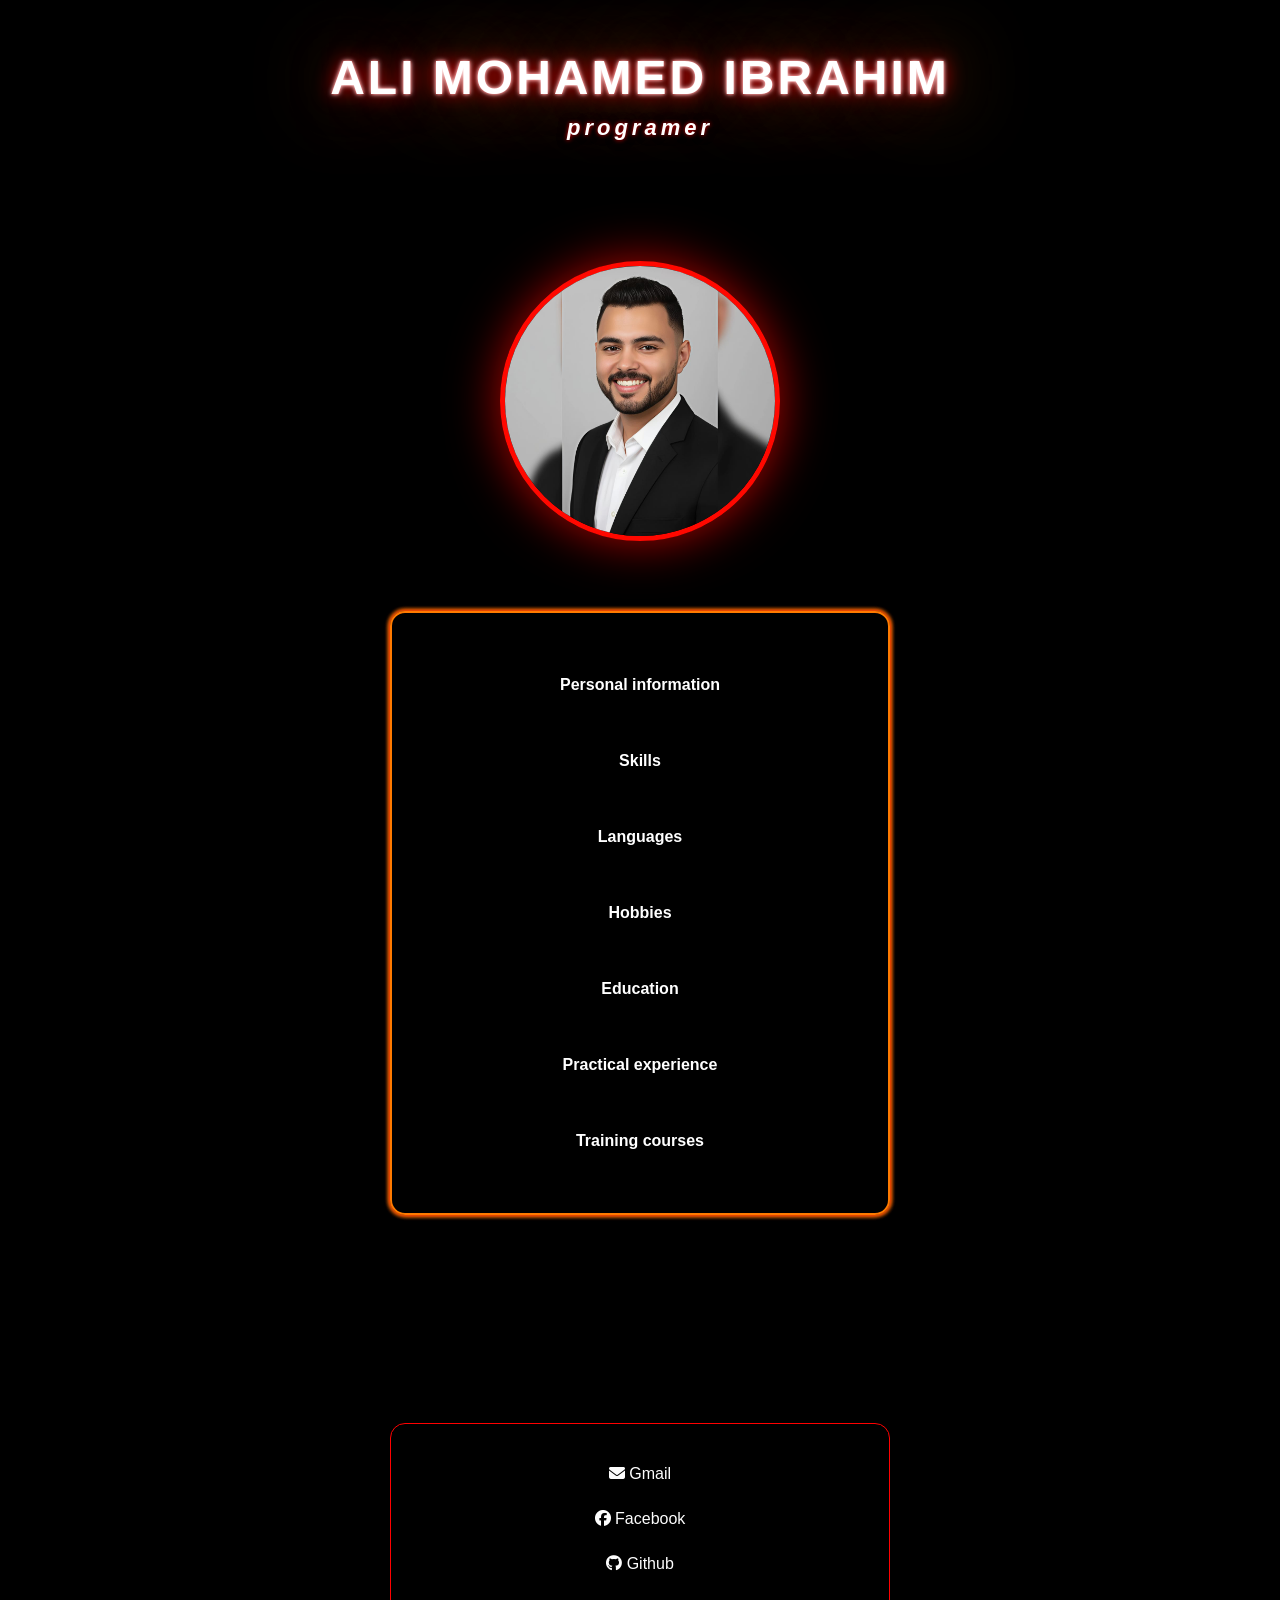
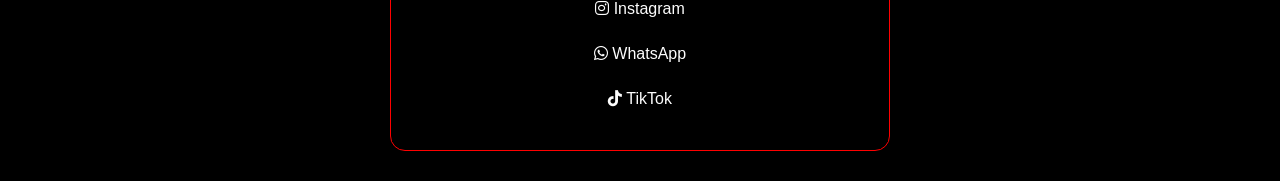
<file: index.html>
<!DOCTYPE html>
<html lang="en">
<head>
   
    <meta charset="UTF-8"><!-- الترميز  -->
    <meta name="viewport" content="width=device-width, initial-scale=1.0">
    <meta name="keywords" content="Ali mohamed ibrahim , علي محمد إبارهمي  ">  <!-- كلمات مفتاحية -->
    <meta name="description" content="my cv , about me"> <!-- الوصف  -->
    <!-- <meta http-equiv="refresh" content="2">  -->  <!-- بيعمل رفرش بأستمرار  -->
    <!-- <meta http-equiv="refresh" content="3 url=https://chatgpt.com/" --> <!-- بيحولك علي صفحة تانية  -->

    <title> I AM </title>
    <link rel="icon" href="icons/3d-fire.png">
     <link rel="stylesheet" href="style.css"> 

<!--  -->

</head>
<body>
  
  <div class="container">
    <h1  align = "center"  ><b>Ali Mohamed Ibrahim</b></h1>
      <h2  align = "center" ><i>programer</i></h2>
  </div>


  <div class="photo">
    <img src="image/my_photo.jpeg" alt="my photo">
</div>

   
  


     <!-- Information pages -->
  <div class="information">

    <br><a href="pages/Personal_information.html">Personal information</a><br>
      <a href="pages/skills.html">Skills</a><br>
        <a href="pages/languages.html">Languages</a><br>
          <a href="pages/hobbies.html">Hobbies</a><br>
            <a href="pages/education.html">Education</a><br>
              <a href="pages/Practical_experience.html">Practical experience</a><br>
                <a href="pages/Training_courses.html">Training courses</a><br>

  </div>

<br><hr><br>


     <!-- social media pages -->


       <!-- ربط Font Awesome -->
<link rel="stylesheet" href="https://cdnjs.cloudflare.com/ajax/libs/font-awesome/6.4.0/css/all.min.css">

<div class="social">
    <a href="mailto:ALi.weka200r@gmail.com" target="_blank"><i class="fas fa-envelope"></i> Gmail</a>
    <a href="HTTPS://WWW.FACEBOOK.COM/ALI.LOKA.3192?MIBEXTID=ZBWKWL" target="_blank"><i class="fab fa-facebook"></i> Facebook</a>
    <a href="https://github.com/X-ELLOL-X" target="_blank"><i class="fab fa-github"></i> Github</a>
    <a href="HTTPS://WWW.INSTAGRAM.COM/ALI.LOKA2000?IGSH=DGJOBXY5CTV2CZC1" target="_blank"><i class="fab fa-instagram"></i> Instagram</a>
    <a href="https://wa.me/201032743659" target="_blank" rel="noopener noreferrer"><i class="fab fa-whatsapp"></i> WhatsApp</a>
    <a href="https://www.tiktok.com/@pain_ali1?_t=8ooMxZB57P0&_r=1" target="_blank"><i class="fab fa-tiktok"></i> TikTok</a>
</div>


</body>

</html>
</file>
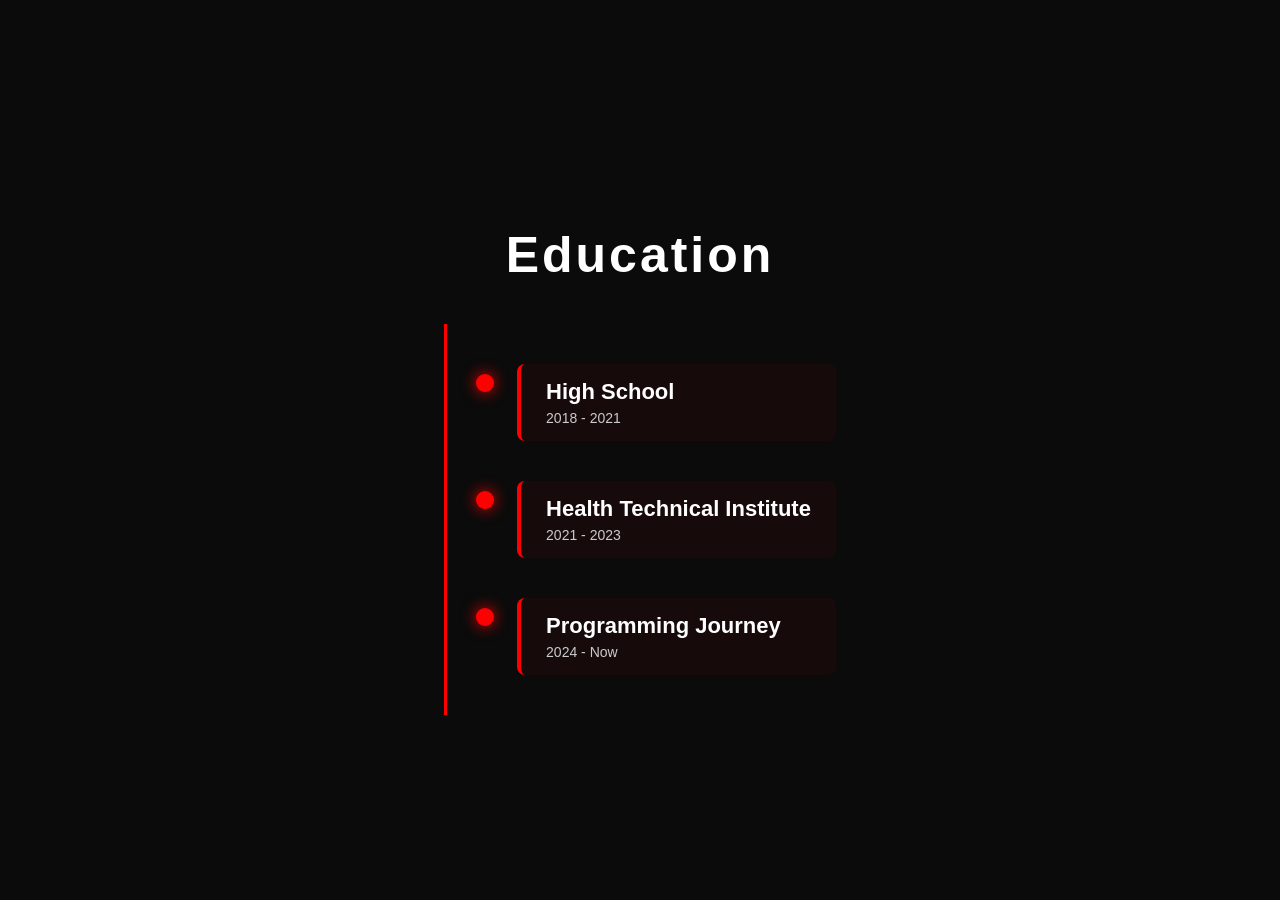
<file: pages/education.html>
<!DOCTYPE html>
<html lang="en">
<head>
    <meta charset="UTF-8">
    <title>Education Timeline</title>
    <link rel="stylesheet" href="css/education.css">
    <link rel="icon" href="icon/university.png">
</head>
<body>

<section class="timeline-section">
    <h1 class="title">Education</h1>

    <div class="timeline">

        <div class="timeline-item">
            <span class="dot"></span>
            <div class="content">
                <h2>High School</h2>
                <p>2018 - 2021</p>
            </div>
        </div>

        <div class="timeline-item">
            <span class="dot"></span>
            <div class="content">
                <h2>Health Technical Institute</h2>
                <p>2021 - 2023</p>
            </div>
        </div>

        <div class="timeline-item">
            <span class="dot"></span>
            <div class="content">
                <h2>Programming Journey</h2>
                <p>2024 - Now</p>
            </div>
        </div>

    </div>
</section>

</body>
</html>
</file>
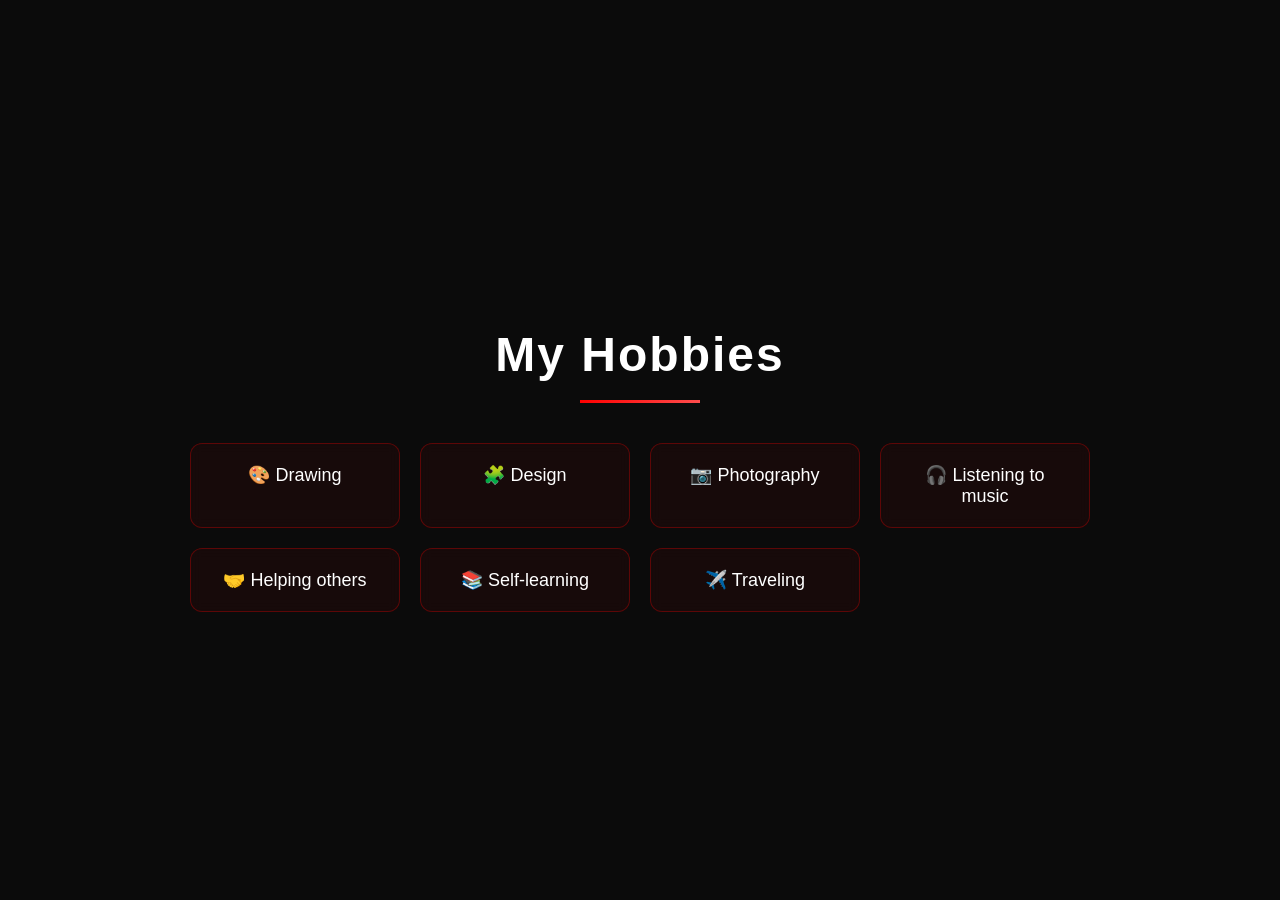
<file: pages/hobbies.html>
<!DOCTYPE html>
<html lang="en">
<head>
    <meta charset="UTF-8">
    <meta name="viewport" content="width=device-width, initial-scale=1.0">
    <title>Hobbies</title>

    <link rel="icon" href="icon/puzzle.png">
    <link rel="stylesheet" href="css/hobbies.css">
</head>

<body>

<section class="hobbies-section">

    <h1 class="title">My Hobbies</h1>
    <hr>

    <div class="hobbies-grid">

        <div class="hobby">🎨 Drawing</div>
        <div class="hobby">🧩 Design</div>
        <div class="hobby">📷 Photography</div>
        <div class="hobby">🎧 Listening to music</div>
        <div class="hobby">🤝 Helping others</div>
        <div class="hobby">📚 Self-learning</div>
        <div class="hobby">✈️ Traveling</div>

    </div>

</section>

</body>
</html>
</file>
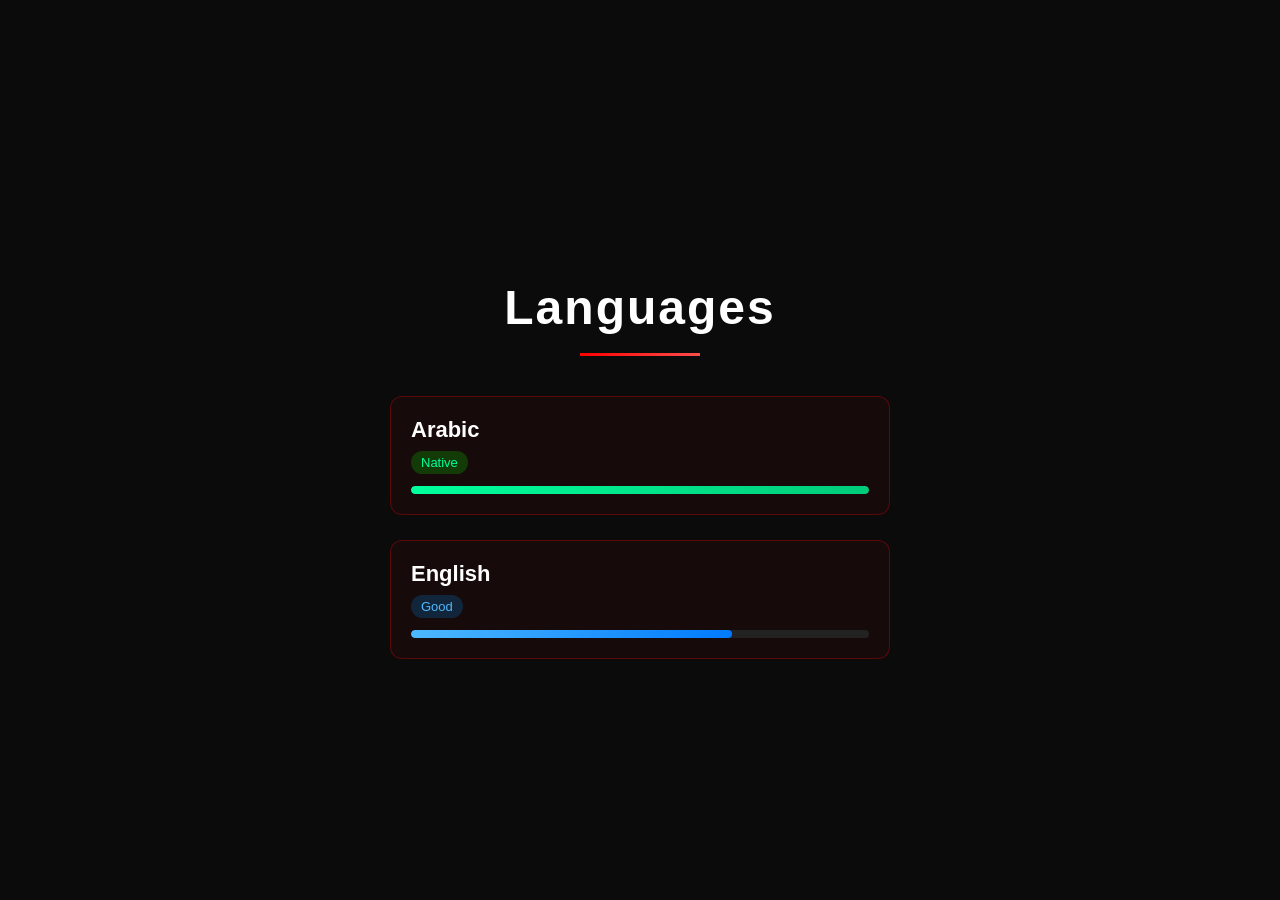
<file: pages/languages.html>
<!DOCTYPE html>
<html lang="en">
<head>
    <meta charset="UTF-8">
    <meta name="viewport" content="width=device-width, initial-scale=1.0">
    <title>Languages</title>

    <link rel="icon" href="icon/translation.png">
    <link rel="stylesheet" href="css/languages.css">
</head>

<body>

<section class="languages-section">

    <h1 class="title">Languages</h1>
    <hr>

    <div class="languages-box">

        <div class="lang-card">
            <h2>Arabic</h2>
            <span class="level native">Native</span>
            <div class="bar">
                <div class="fill arabic"></div>
            </div>
        </div>

        <div class="lang-card">
            <h2>English</h2>
            <span class="level good">Good</span>
            <div class="bar">
                <div class="fill english"></div>
            </div>
        </div>

    </div>

</section>

</body>
</html>
</file>
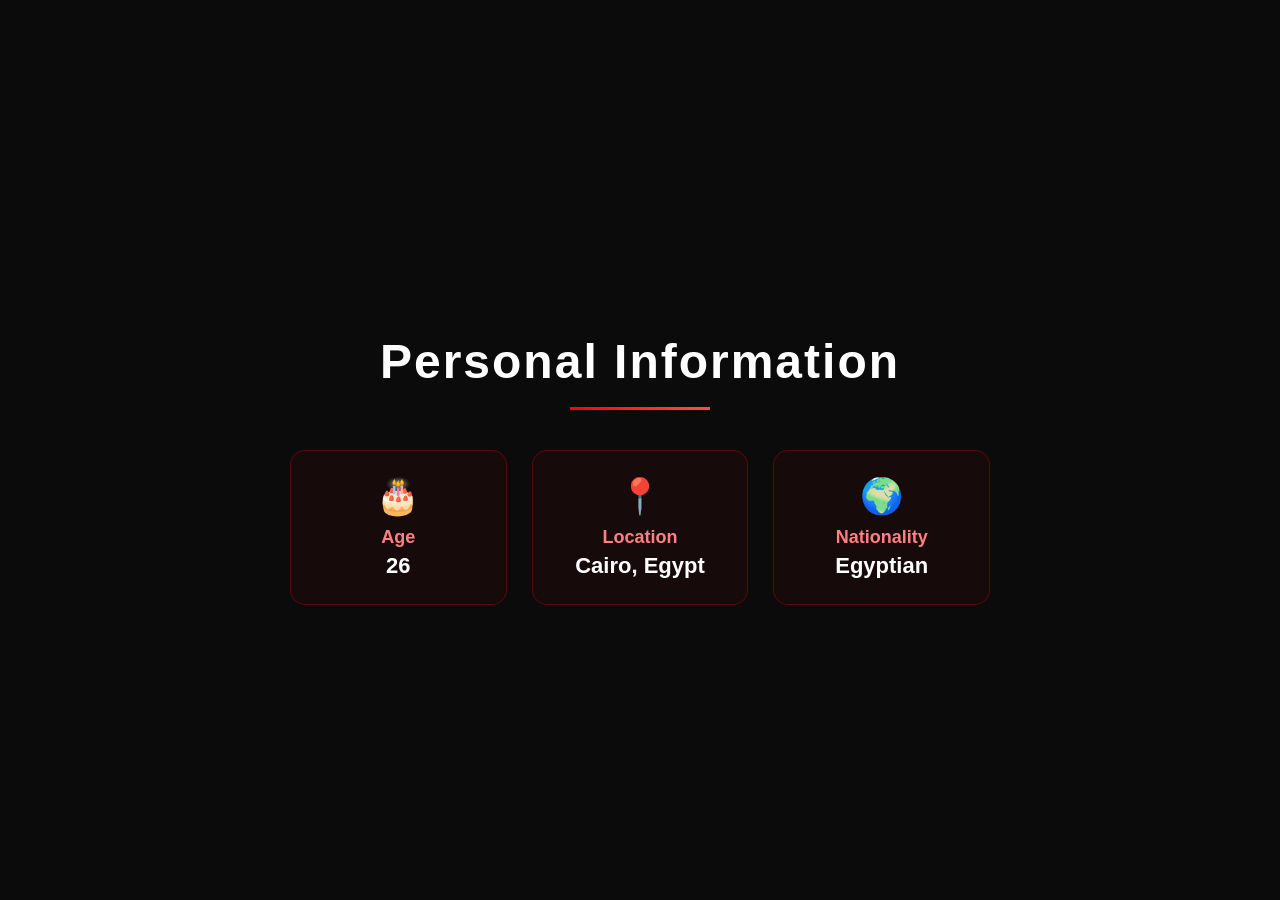
<file: pages/Personal_information.html>
<!DOCTYPE html>
<html lang="en">
<head>
    <meta charset="UTF-8">
    <meta name="viewport" content="width=device-width, initial-scale=1.0">
    <title>Personal Information</title>

    <link rel="icon" href="icon/man.png">
    <link rel="stylesheet" href="css/Personal_information.css">
</head>

<body>

<section class="personal-section">

    <h1 class="title">Personal Information</h1>
    <hr>

    <div class="info-cards">

        <div class="card">
            <span class="icon">🎂</span>
            <h3>Age</h3>
            <p>26</p>
        </div>

        <div class="card">
            <span class="icon">📍</span>
            <h3>Location</h3>
            <p>Cairo, Egypt</p>
        </div>

        <div class="card">
            <span class="icon">🌍</span>
            <h3>Nationality</h3>
            <p>Egyptian</p>
        </div>

    </div>

</section>

</body>
</html>
</file>
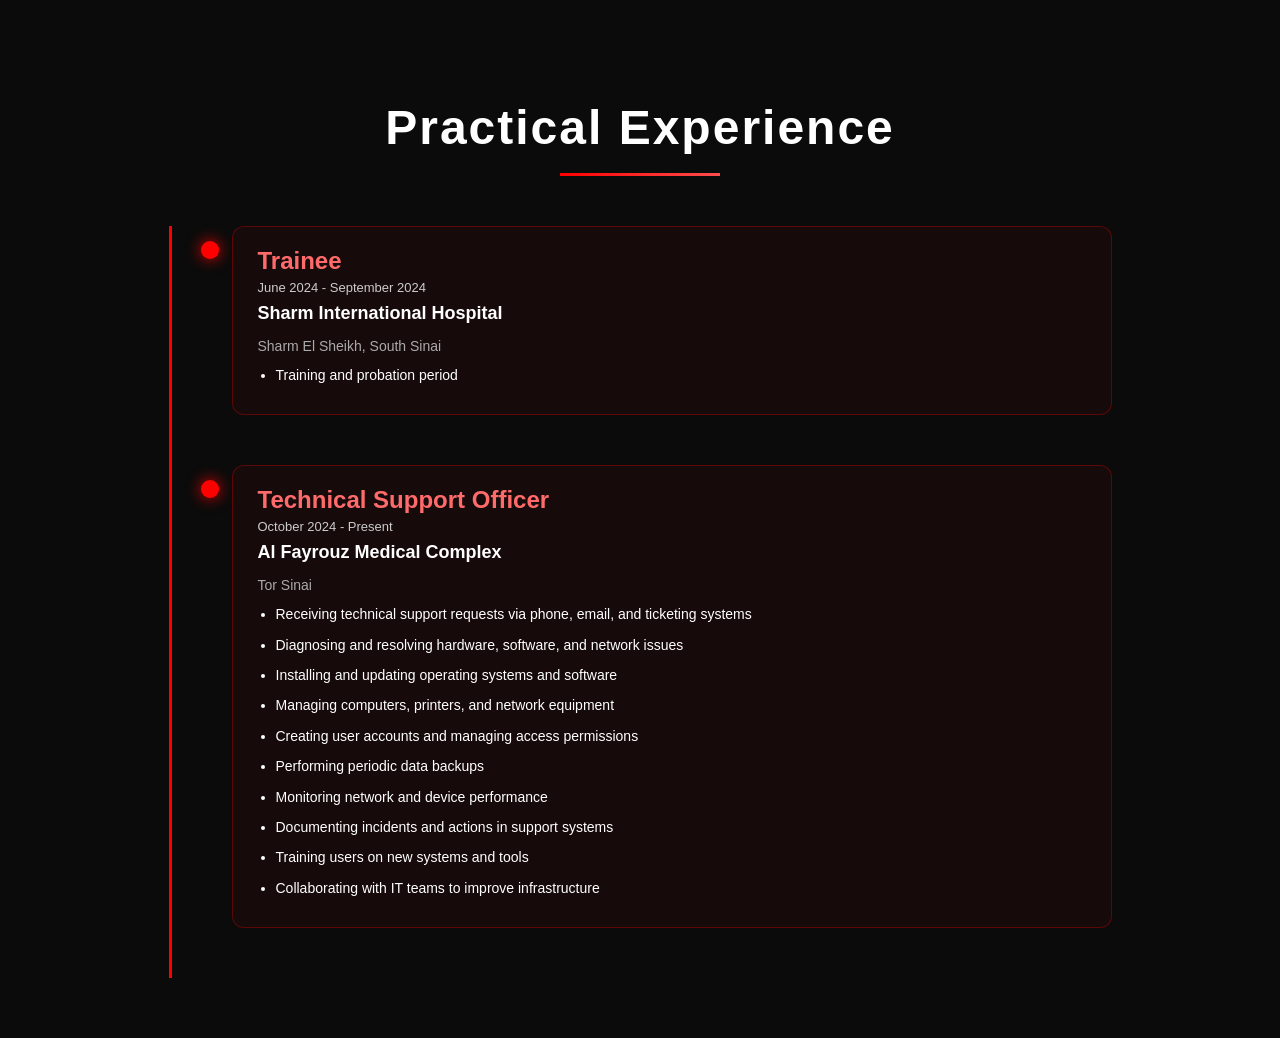
<file: pages/Practical_experience.html>
<!DOCTYPE html>
<html lang="en">
<head>
    <meta charset="UTF-8">
    <meta name="viewport" content="width=device-width, initial-scale=1.0">
    <title>Practical Experience</title>

    <link rel="icon" href="icon/practice.png">
    <link rel="stylesheet" href="css/Practical_experience.css">
</head>

<body>

<section class="experience-section">

    <h1 class="title">Practical Experience</h1>
    <hr>

    <div class="timeline">

        <!-- Experience 1 -->
        <div class="timeline-item">
            <span class="dot"></span>
            <div class="content">
                <h2>Trainee</h2>
                <span class="date">June 2024 - September 2024</span>
                <h4>Sharm International Hospital</h4>
                <p class="location">Sharm El Sheikh, South Sinai</p>

                <ul>
                    <li>Training and probation period</li>
                </ul>
            </div>
        </div>

        <!-- Experience 2 -->
        <div class="timeline-item">
            <span class="dot"></span>
            <div class="content">
                <h2>Technical Support Officer</h2>
                <span class="date">October 2024 - Present</span>
                <h4>Al Fayrouz Medical Complex</h4>
                <p class="location">Tor Sinai</p>

                <ul>
                    <li>Receiving technical support requests via phone, email, and ticketing systems</li>
                    <li>Diagnosing and resolving hardware, software, and network issues</li>
                    <li>Installing and updating operating systems and software</li>
                    <li>Managing computers, printers, and network equipment</li>
                    <li>Creating user accounts and managing access permissions</li>
                    <li>Performing periodic data backups</li>
                    <li>Monitoring network and device performance</li>
                    <li>Documenting incidents and actions in support systems</li>
                    <li>Training users on new systems and tools</li>
                    <li>Collaborating with IT teams to improve infrastructure</li>
                </ul>
            </div>
        </div>

    </div>

</section>

</body>
</html>
</file>
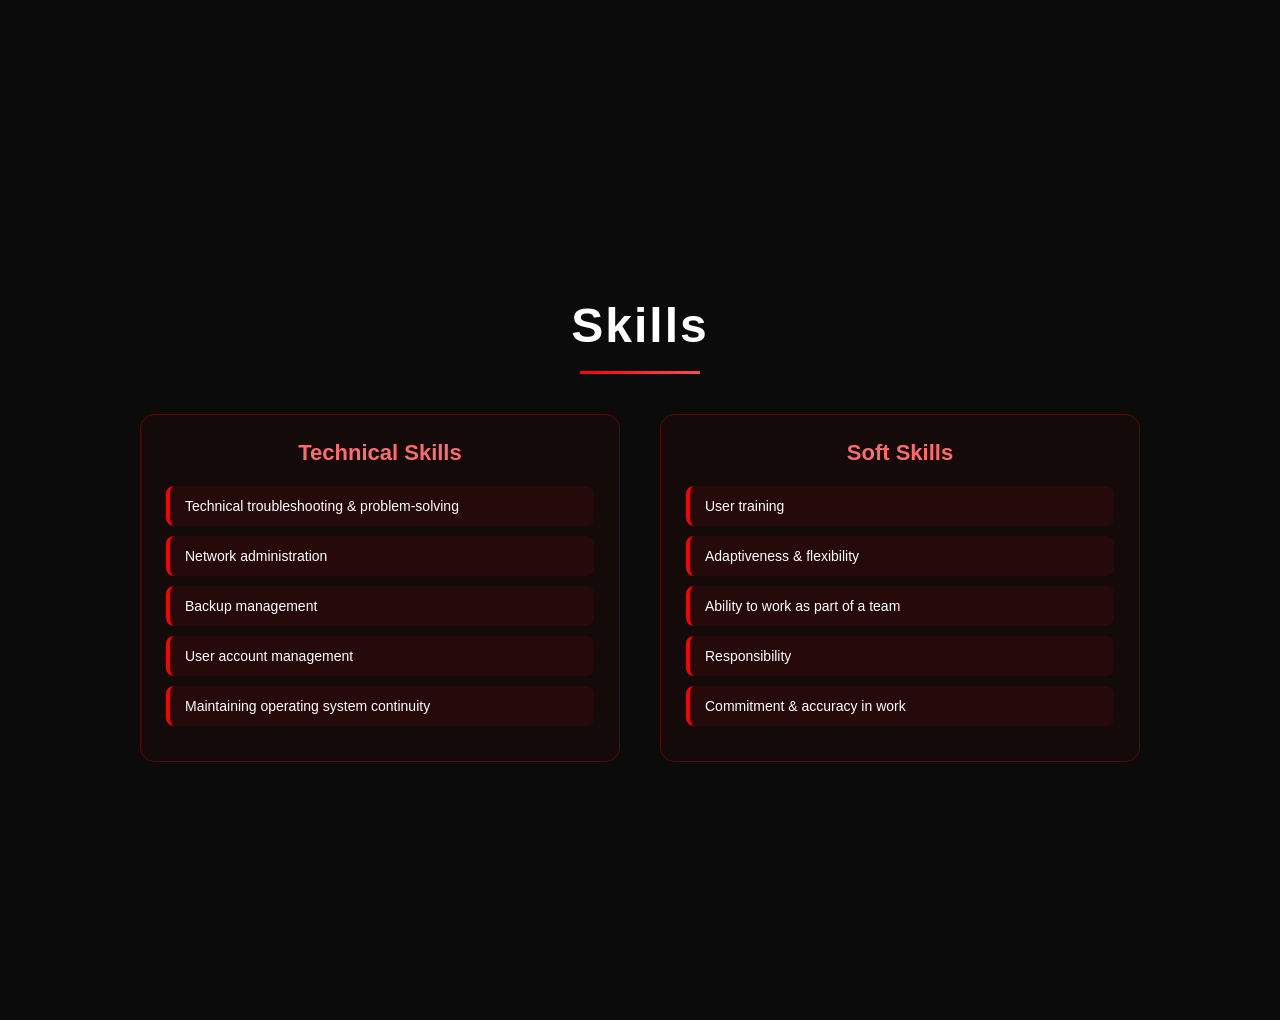
<file: pages/skills.html>
<!DOCTYPE html>
<html lang="en">
<head>
    <meta charset="UTF-8">
    <meta name="viewport" content="width=device-width, initial-scale=1.0">
    <title>Skills</title>

    <link rel="icon" href="icon/user.png">
    <link rel="stylesheet" href="css/skills.css">
</head>

<body>

<section class="skills-section">

    <h1 class="title">Skills</h1>
    <hr>

    <div class="skills-container">

        <!-- Technical Skills -->
        <div class="skills-group">
            <h2>Technical Skills</h2>

            <div class="skill-card">Technical troubleshooting & problem-solving</div>
            <div class="skill-card">Network administration</div>
            <div class="skill-card">Backup management</div>
            <div class="skill-card">User account management</div>
            <div class="skill-card">Maintaining operating system continuity</div>
        </div>

        <!-- Soft Skills -->
        <div class="skills-group">
            <h2>Soft Skills</h2>

            <div class="skill-card">User training</div>
            <div class="skill-card">Adaptiveness & flexibility</div>
            <div class="skill-card">Ability to work as part of a team</div>
            <div class="skill-card">Responsibility</div>
            <div class="skill-card">Commitment & accuracy in work</div>
        </div>

    </div>

</section>

</body>
</html>
</file>
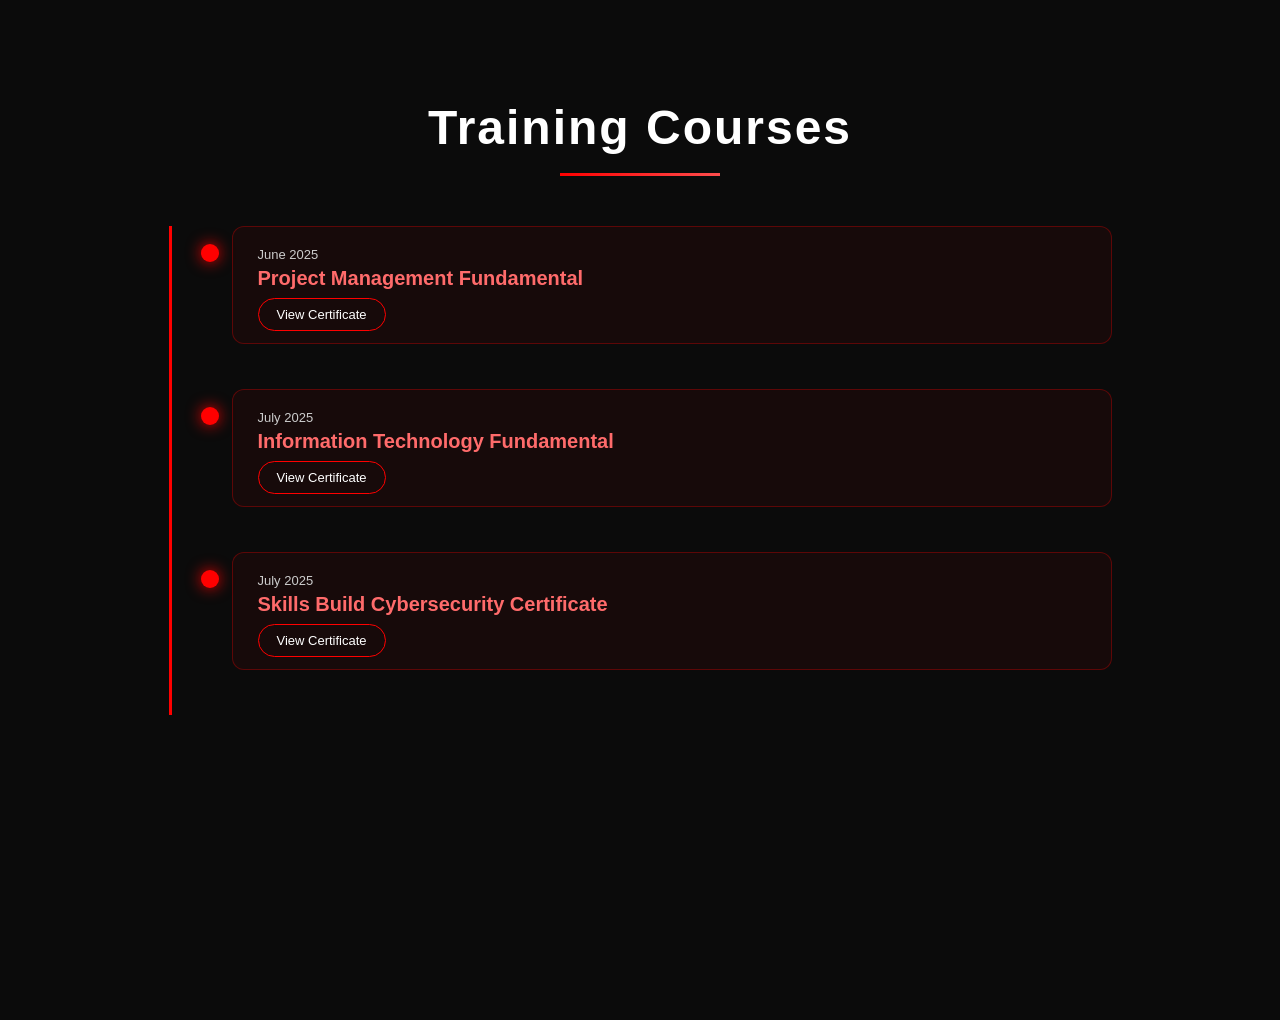
<file: pages/Training_courses.html>
<!DOCTYPE html>
<html lang="en">
<head>
    <meta charset="UTF-8">
    <meta name="viewport" content="width=device-width, initial-scale=1.0">
    <title>Training Courses</title>

    <link rel="icon" href="icon/books.png">
    <link rel="stylesheet" href="css/Training_courses.css">
</head>

<body>

<section class="courses-section">

    <h1 class="title">Training Courses</h1>
    <hr>

    <div class="timeline">

        <!-- Course 1 -->
        <div class="timeline-item">
            <span class="dot"></span>
            <div class="content">
                <span class="date">June 2025</span>
                <h3>Project Management Fundamental</h3>
                <a class="cert-link" href="Course_certificates/Project_Management_fundamental.html">
                    View Certificate
                </a>
            </div>
        </div>

        <!-- Course 2 -->
        <div class="timeline-item">
            <span class="dot"></span>
            <div class="content">
                <span class="date">July 2025</span>
                <h3>Information Technology Fundamental</h3>
                <a class="cert-link" href="Course_certificates/Information_technology_fundamental.html">
                    View Certificate
                </a>
            </div>
        </div>

        <!-- Course 3 -->
        <div class="timeline-item">
            <span class="dot"></span>
            <div class="content">
                <span class="date">July 2025</span>
                <h3>Skills Build Cybersecurity Certificate</h3>
                <a class="cert-link" href="Course_certificates/Skills_Build_Cybersecurity_Certificate.html">
                    View Certificate
                </a>
            </div>
        </div>

    </div>

</section>

</body>
</html>
</file>
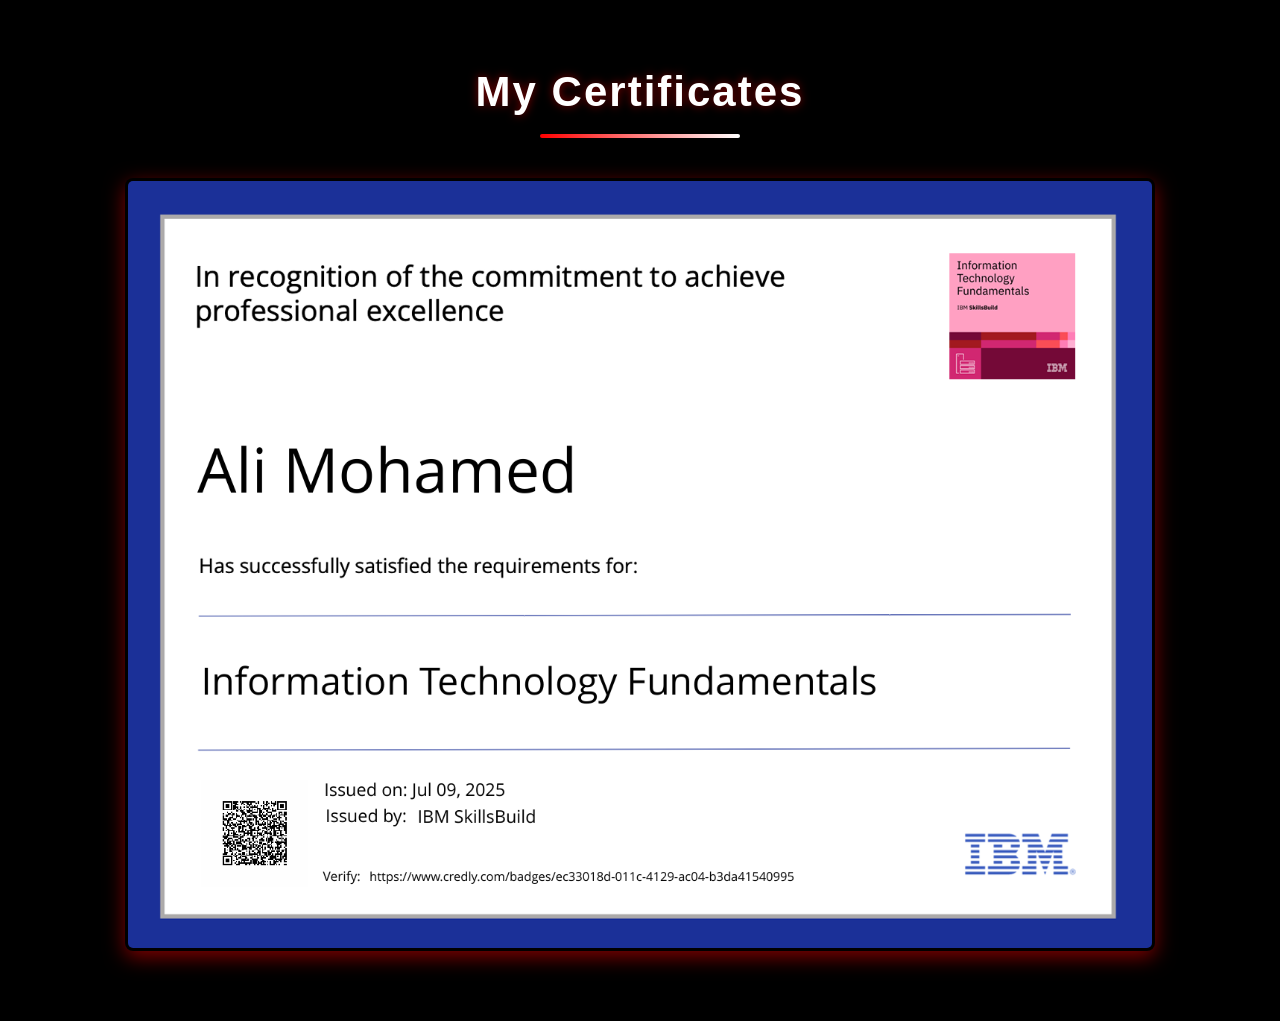
<file: pages/Course_certificates/Information_technology_fundamental.html>
<!DOCTYPE html>
<html lang="en">
<head>
    <meta charset="UTF-8">
    <meta name="viewport" content="width=device-width, initial-scale=1.0">
    <title>Certificates</title>
    <link rel="icon" href="../../icons/certificate.png">
    <link rel="stylesheet" href="Information_Technology_Fundamentals.css">
</head>
<body>
    <div class="cert-section">
        <h1 class="title">My Certificates</h1>
        <hr class="title-line">

        <img src="Information_technology_fundamental/Information_Technology_Fundamentals.png" 
             alt="Information Technology Fundamentals Certificate">
    </div>
</body>
</html>
</file>
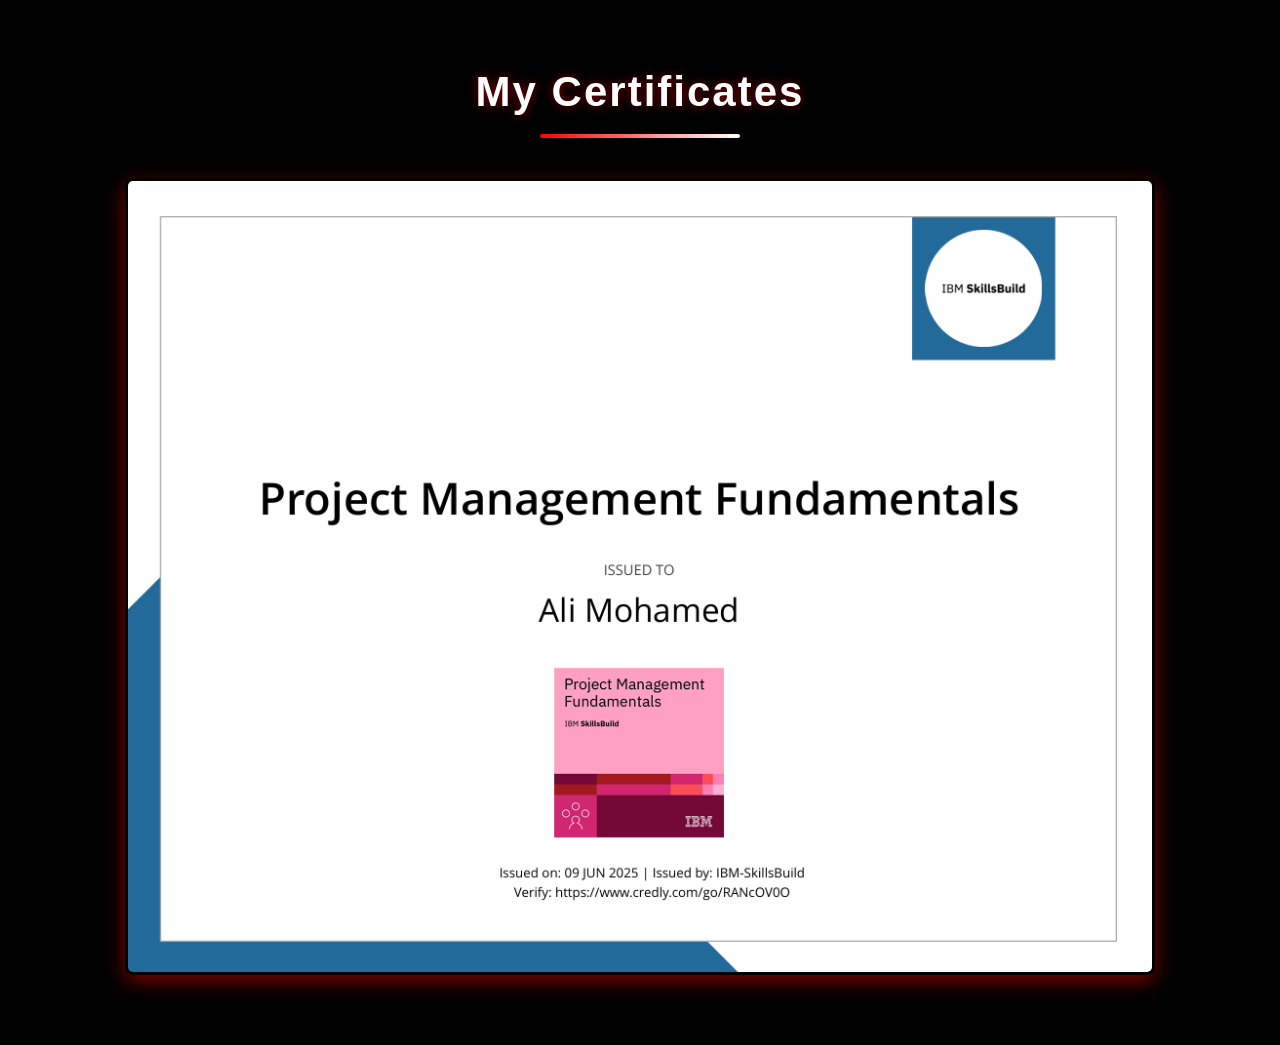
<file: pages/Course_certificates/Project_Management_fundamental.html>
<!DOCTYPE html>
<html lang="en">
<head>
    <meta charset="UTF-8">
    <meta name="viewport" content="width=device-width, initial-scale=1.0">
    <title>Certificates</title>
    <link rel="icon" href="../../icons/certificate.png">
    <link rel="stylesheet" href="Project_Management_fundamental.css">
</head>
<body>
    <div class="cert-section">
        <!-- العنوان الرئيسي -->
        <h1 class="title">My Certificates</h1>
        <!-- خط تحت العنوان -->
        <hr class="title-line">

        <img src="Project_Management_fundamental/Project_Management_fundamental.png" alt="Project Management Certificate">
    </div>
</body>
</html>
</file>
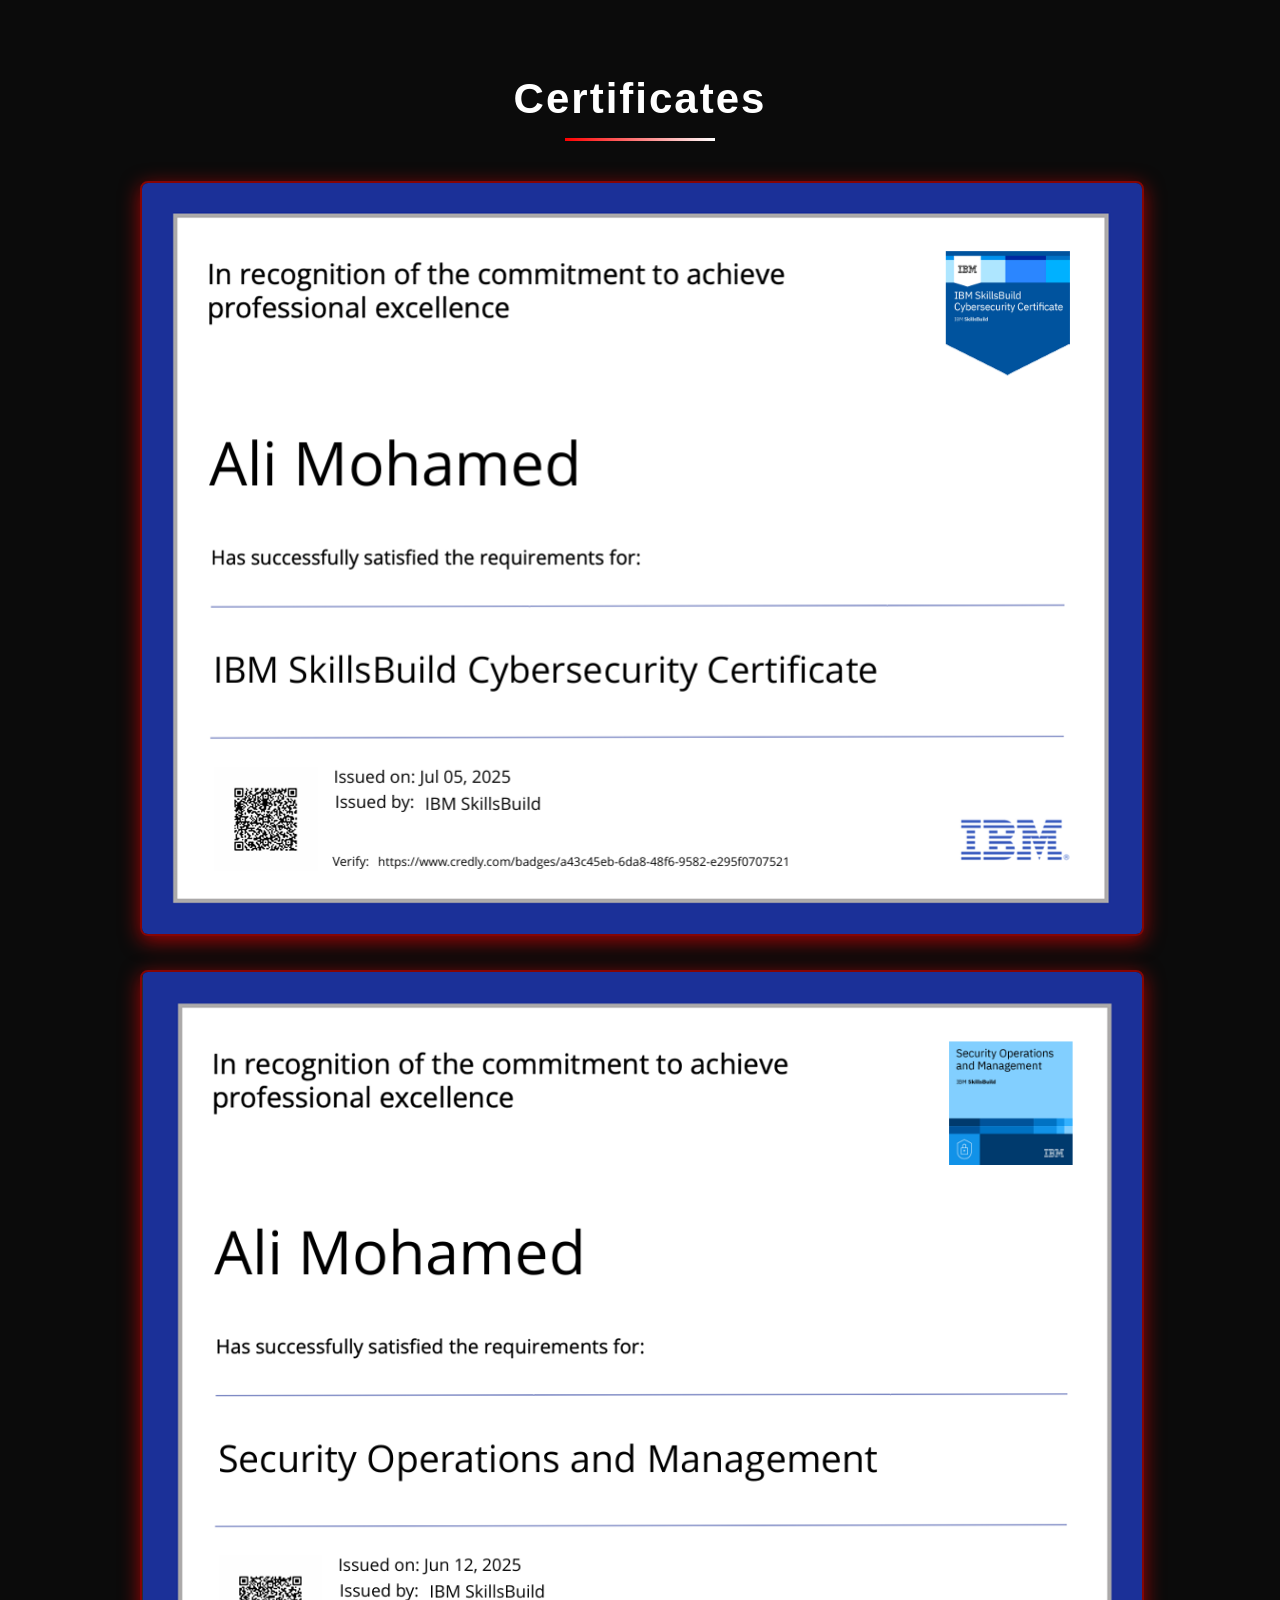
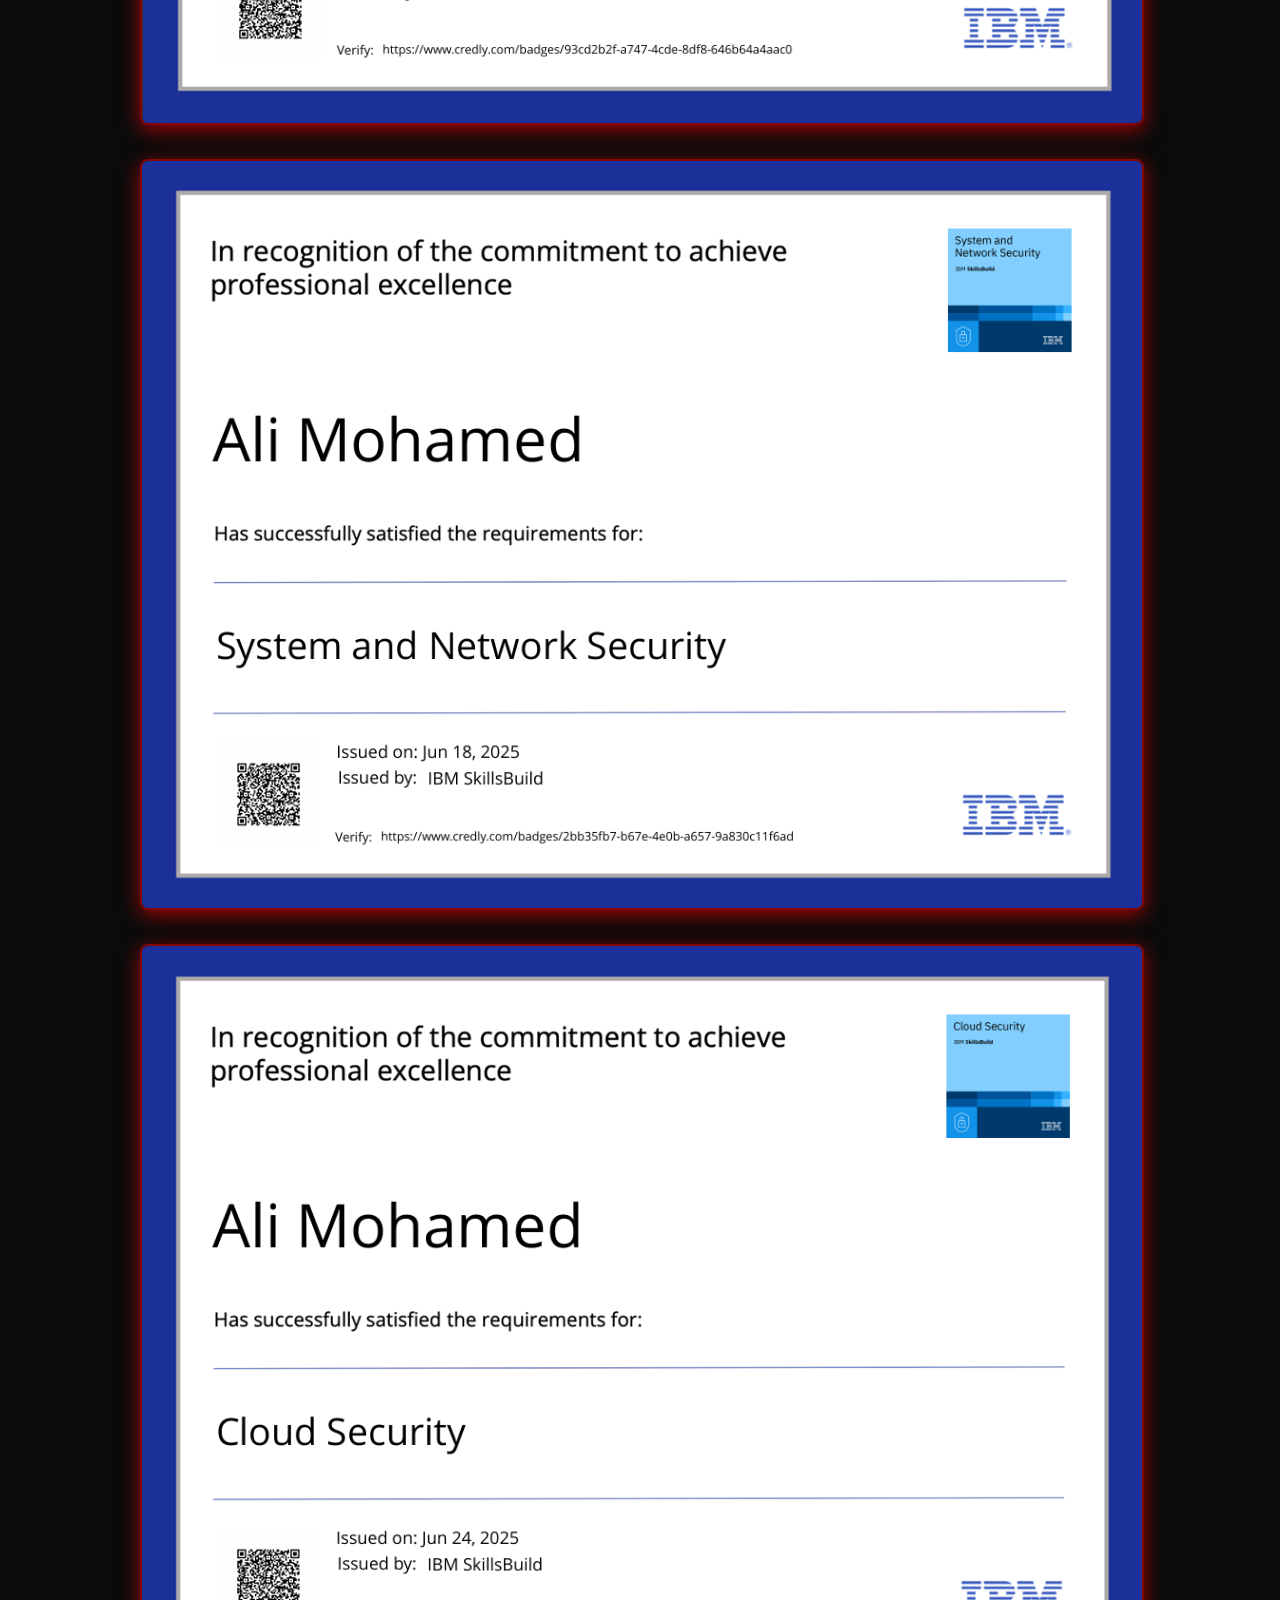
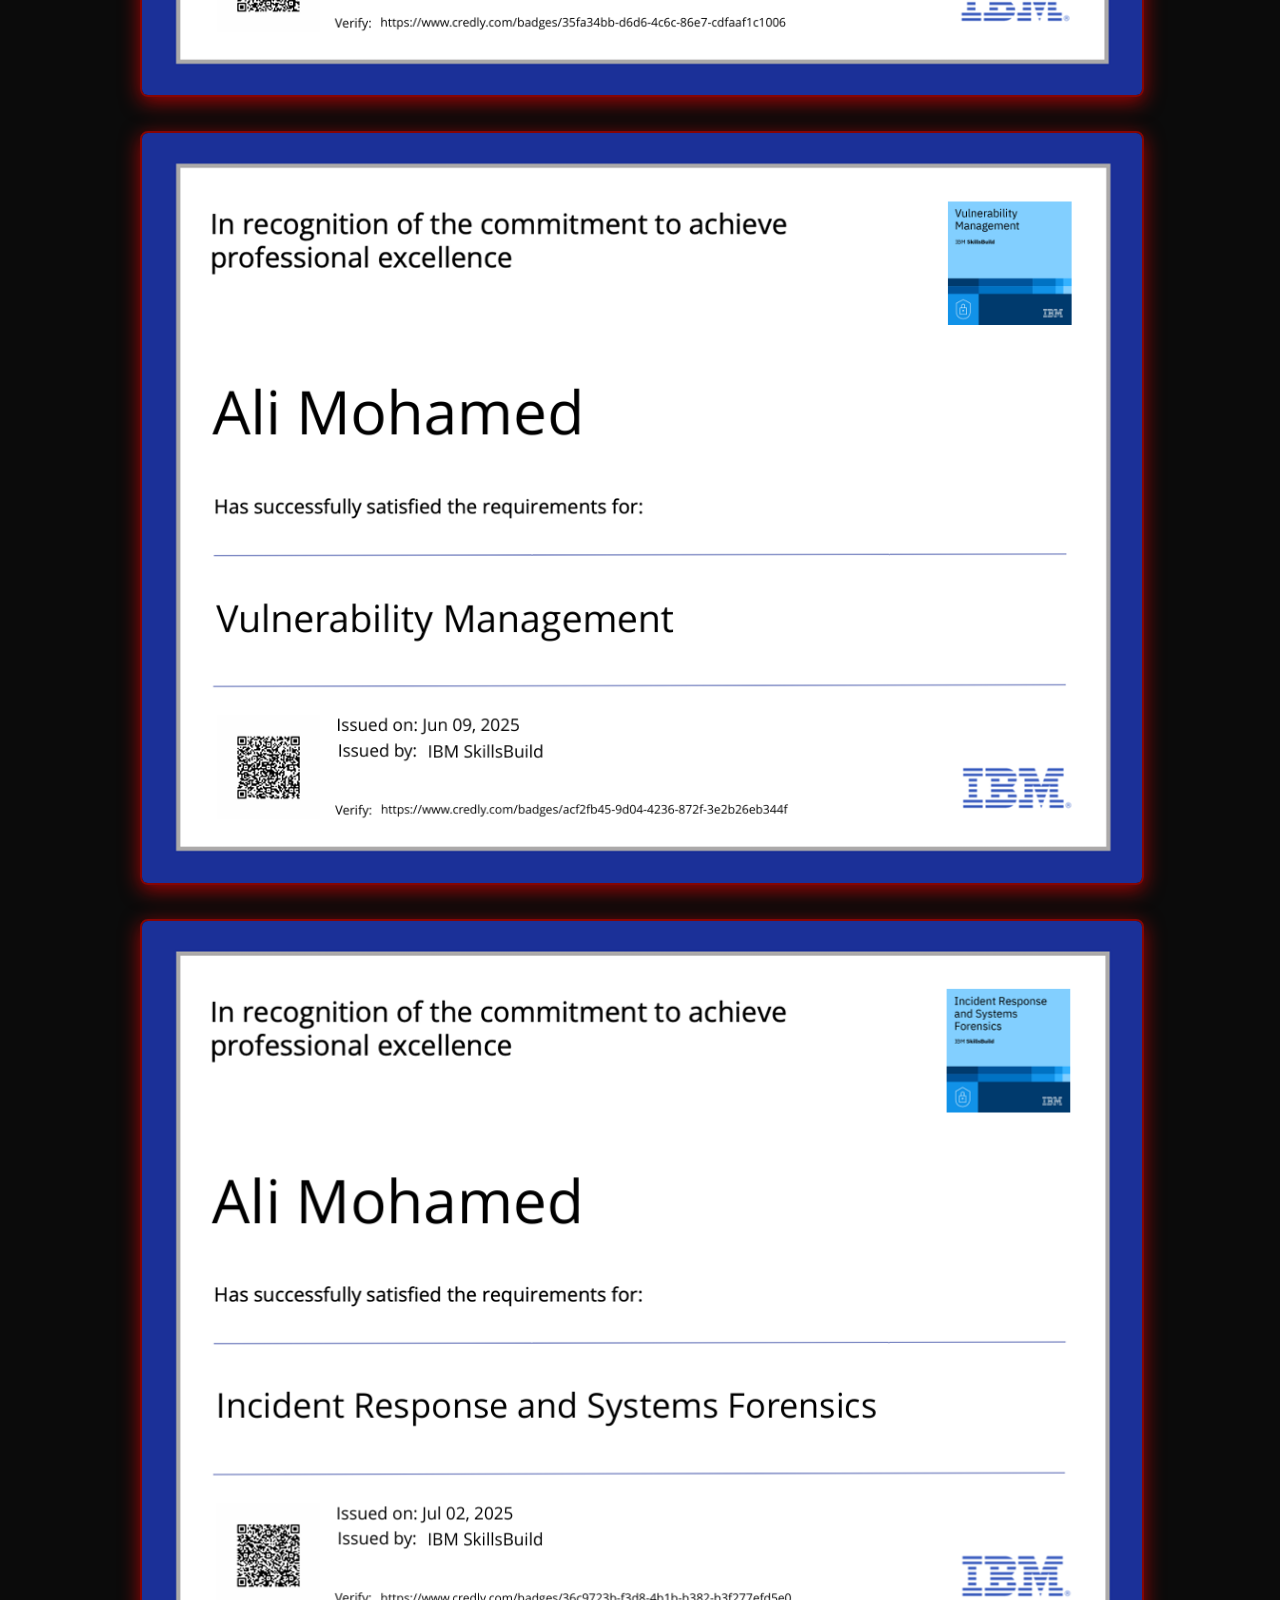
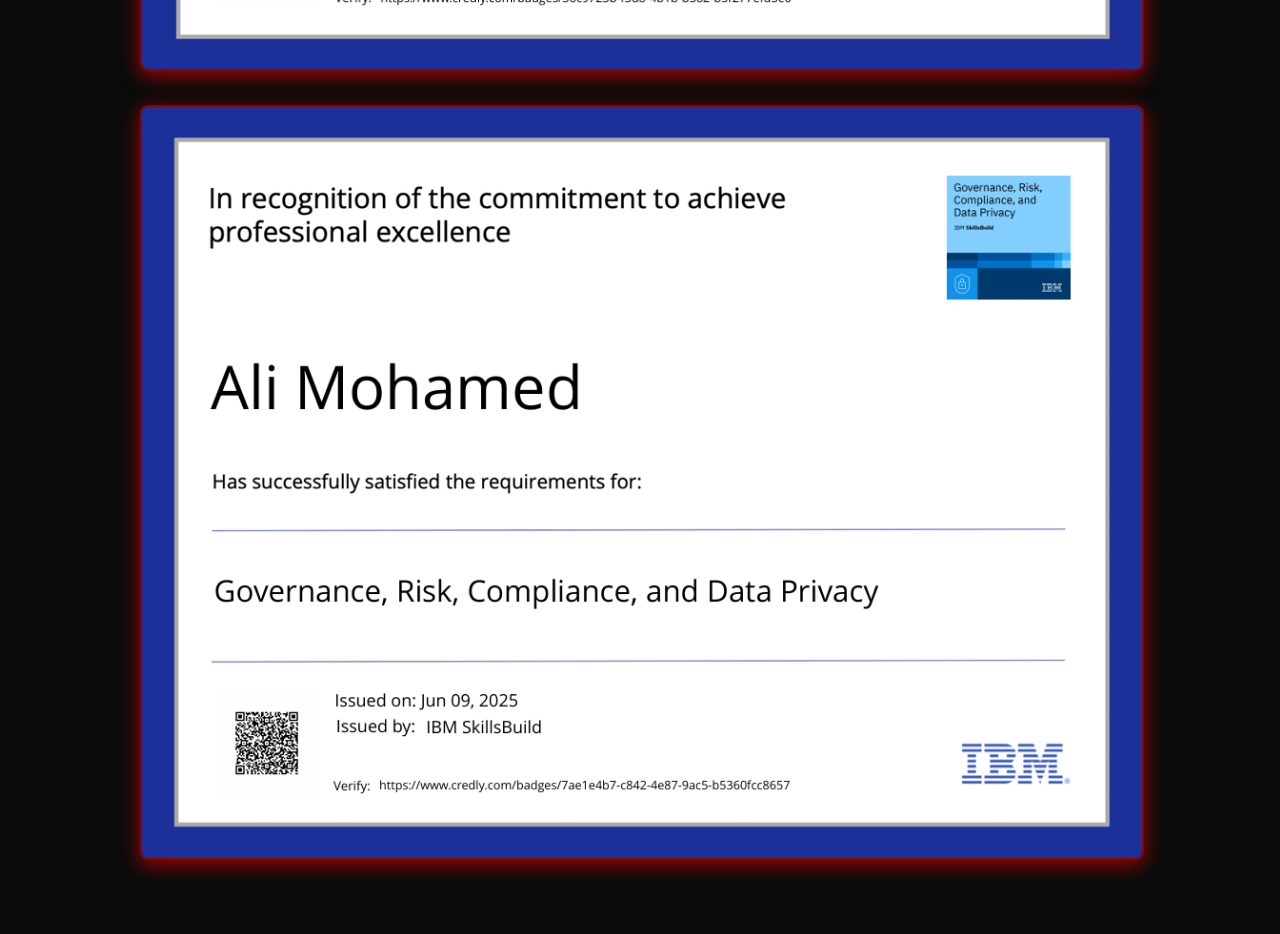
<file: pages/Course_certificates/Skills_Build_Cybersecurity_Certificate.html>
<!DOCTYPE html>
<html lang="en">
<head>
    <meta charset="UTF-8">
    <meta name="viewport" content="width=device-width, initial-scale=1.0">
    <title>Certificates</title>

    <link rel="icon" href="../../icons/certificate.png">
    <link rel="stylesheet" href="Skills_Build_Cybersecurity_Certificate.css">
</head>

<body>

<section class="cert-section">

    <h1 class="title">Certificates</h1>
    <hr>

    <img src="Skills_Build_Cybersecurity_Certificate/IBM_SkillsBuild_Cybersecurity_Certificate.png" alt="IBM SkillsBuild Cybersecurity Certificate">

    <img src="Skills_Build_Cybersecurity_Certificate/Security_Operations_and_Management.png" alt="Security Operations and Management">

    <img src="Skills_Build_Cybersecurity_Certificate/System_and_Network_Security.png" alt="System and Network Security">

    <img src="Skills_Build_Cybersecurity_Certificate/Cloud_Security.png" alt="Cloud Security">

    <img src="Skills_Build_Cybersecurity_Certificate/Vulnerability_Management.png" alt="Vulnerability Management">

    <img src="Skills_Build_Cybersecurity_Certificate/Incident_Response_and_Systems_Forensics.png" alt="Incident Response and Systems Forensics">

    <img src="Skills_Build_Cybersecurity_Certificate/Governance.png" alt="Governance">

</section>


</body>
</html>
</file>
<file: style.css>
/* ====== Global Reset ====== */
*{
    margin: 0;
    padding: 0;
    box-sizing: border-box;
    font-family: "Segoe UI", Tahoma, sans-serif;
}

/* ====== Body ====== */
body{
    background: linear-gradient(135deg, #000000, #000000);
    color: rgb(0, 0, 0);
    min-height: 100vh;
}

/* ====== Main Container ====== */
.container{
    text-align: center;
    padding: 50px 20px;
    color: rgb(255, 255, 255);
   
}

/* Name */
.container h1{
    font-size: 48px;
    color: #fff;
    letter-spacing: 3px;
    text-transform: uppercase;
    text-shadow:
        0 0 5px #fff,
        0 0 3px #ff0000,
        0 0 20px #ff0000,
        0 0 40px #000000,
        0 0 80px #ff7a00;
    animation: neonFlicker 2.5s infinite alternate;
}

/* Job title */
.container h2{
    margin-top: 10px;
    font-size: 22px;
    color: #ffffff;
    letter-spacing: 4px;
    text-shadow:
        0 0 4px #e00000,
        0 0 10px #000000,
        0 0 10px #000000;
    animation: neonPulse 3s infinite;
}

/* ====== Photo Section ====== */
.photo{
    display: flex;
    justify-content: center;
    margin: 70px 0;

}
.photo img:hover {
  transform: scale(1.1);
  box-shadow: 0 0 50px rgba(255,0,0,0.9);
}


.photo img{
    width: 280px;
    height: 280px;
    object-fit: cover;
    border-radius: 50%;
    border: 5px solid #ff0800;
    box-shadow: 0 0 50px rgba(255, 4, 0, 0.7);

}

/* ====== Information Section ====== */
.information{
    width: 80%;
    max-width: 500px;
    margin: auto;
    text-align: center;
    padding: 25px;
    background: rgba(0, 0, 0, 0.25);
    border-radius: 15px;

    border: 2px solid #ff7a00;

    /* Neon glow outside only */
    box-shadow:
        0 0 5px #ff0000,
        0 0 5px #ff7a00,
        0 0 5px #ffd000,
        0 0 5px #ff7a00;

    animation: neonGlow 2.5s infinite alternate;
}

/* Glow Animation */
@keyframes neonGlow{
    0%{
        box-shadow:
            0 0 5px #ff0000,
            0 0 5px #ff7a00,
            0 0 5px #ffd000,
            0 0 5px #ff7a00;
    }
    100%{
        box-shadow:
            0 0 10px #ff0000,
            0 0 20px #ff7a00,
            0 0 40px #ffd000,
            0 0 70px #ff7a00;
    }
}


.information a{
    display: block;
    text-decoration: none;
    color: white;
    padding: 12px;
    margin: 8px 0;
    border-radius: 8px;
    
    transition: 0.3s;
    font-weight: bold;
}

.information a:hover{
    background: linear-gradient(90deg, #ff7a00);
    color: black;
    transform: scale(1.05);
}

/* ====== Social Section ====== */
.social{
    width: 80%;
    max-width: 500px;
    margin: 30px auto;
    text-align: center;
    padding: 25px;
    background: rgba(0,0,0,0.6);
    border-radius: 15px;
    border: 1px solid #ff0000;
}

.social a{
    display: block;
    text-decoration: none;
    color: #fdfdfd;
    padding: 10px;
    margin: 6px 0;
    border-bottom: 1px solid rgba(0, 0, 0, 0.2);
    transition: 0.3s;
    font-weight: 500;
}

.social a:hover{
    color: white;
    background: linear-gradient(90deg, #ff0000);
    border-radius: 6px;
}

/* ====== HR Style ====== */
hr{
    border: none;
    height: 2px;
    background: linear-gradient(90deg, #ff0000);
    width: 80%;
    margin: 70px auto;
}




/* ====== Animations ====== */
@keyframes neonFlicker{
    0%{
        opacity: 1;
        text-shadow:
            0 0 5px #fff,
            0 0 10px #000000,
            0 0 20px #000000,
            0 0 40px #ff7a00,
            0 0 80px #ff7a00;
    }
    50%{
        opacity: 0.85;
        text-shadow:
            0 0 2px #fff,
            0 0 6px #000000,
            0 0 12px #ff0000,
            0 0 24px #000000,
            0 0 50px #ff7a00;
    }
    100%{
        opacity: 1;
    }
}
</file>
<file: pages/css/education.css>
body{
    margin:0;
    font-family: "Segoe UI", sans-serif;
    background:#0b0b0b;
    color:#fff;
}

.timeline-section{
    min-height:100vh;
    display:flex;
    flex-direction:column;
    align-items:center;
    justify-content:center;
}

.title{
    font-size:50px;
    margin-bottom:40px;
    letter-spacing:3px;
}

.timeline{
    position:relative;
    padding-left:40px;
    border-left:3px solid red;
}

.timeline-item{
    position:relative;
    margin:40px 0;
    padding-left:30px;
    animation: fadeInUp 1s ease forwards;
}

.dot{
    position:absolute;
    left:-11px;
    top:10px;
    width:18px;
    height:18px;
    background:red;
    border-radius:50%;
    box-shadow:0 0 15px red;
}

.content{
    background:rgba(255,0,0,0.05);
    padding:15px 25px;
    border-radius:8px;
    border-left:4px solid red;
    transition:0.3s;
}

.content:hover{
    transform:translateX(10px);
    background:rgba(255,0,0,0.15);
}

.content h2{
    margin:0;
    font-size:22px;
}

.content p{
    margin:5px 0 0;
    color:#ccc;
    font-size:14px;
}

@keyframes fadeInUp{
    from{
        opacity:0;
        transform:translateY(30px);
    }
    to{
        opacity:1;
        transform:translateY(0);
    }
}

/* Responsive */
@media(max-width:600px){
    .title{
        font-size:32px;
    }

    .content h2{
        font-size:18px;
    }
}
</file>
<file: pages/css/hobbies.css>
body{
    margin:0;
    font-family: "Segoe UI", sans-serif;
    background:#0b0b0b;
    color:#fff;
}

.hobbies-section{
    min-height:100vh;
    display:flex;
    flex-direction:column;
    align-items:center;
    justify-content:center;
}

.title{
    font-size:48px;
    letter-spacing:2px;
    margin-bottom:10px;
}

.hobbies-section hr{
    width:120px;
    height:3px;
    border:none;
    background:linear-gradient(90deg, red, #ff4d4d);
    margin-bottom:40px;
}

.hobbies-grid{
    display:grid;
    grid-template-columns:repeat(auto-fit, minmax(180px, 1fr));
    gap:20px;
    width:80%;
    max-width:900px;
}

.hobby{
    background:rgba(255,0,0,0.05);
    border:1px solid rgba(255,0,0,0.3);
    padding:20px;
    text-align:center;
    border-radius:12px;
    font-size:18px;
    cursor:pointer;
    transition:0.3s;
    backdrop-filter: blur(6px);
}

.hobby:hover{
    transform:translateY(-8px) scale(1.03);
    background:rgba(255,0,0,0.15);
    box-shadow:0 0 20px rgba(255,0,0,0.5);
}
</file>
<file: pages/css/languages.css>
body{
    margin:0;
    font-family:"Segoe UI", sans-serif;
    background:#0b0b0b;
    color:#fff;
}

.languages-section{
    min-height:100vh;
    display:flex;
    flex-direction:column;
    align-items:center;
    justify-content:center;
}

.title{
    font-size:48px;
    letter-spacing:2px;
    margin-bottom:10px;
}

.languages-section hr{
    width:120px;
    height:3px;
    border:none;
    background:linear-gradient(90deg, red, #ff4d4d);
    margin-bottom:40px;
}

.languages-box{
    display:flex;
    flex-direction:column;
    gap:25px;
    width:80%;
    max-width:500px;
}

.lang-card{
    background:rgba(255,0,0,0.05);
    border:1px solid rgba(255,0,0,0.3);
    padding:20px;
    border-radius:12px;
    transition:0.3s;
}

.lang-card:hover{
    transform:translateY(-5px);
    box-shadow:0 0 20px rgba(255,0,0,0.4);
}

.lang-card h2{
    margin:0;
    font-size:22px;
}

.level{
    font-size:13px;
    padding:4px 10px;
    border-radius:20px;
    display:inline-block;
    margin:8px 0 12px;
}

.native{
    background:rgba(0,255,0,0.2);
    color:#00ff9c;
}

.good{
    background:rgba(0,150,255,0.2);
    color:#4db8ff;
}

.bar{
    width:100%;
    height:8px;
    background:#222;
    border-radius:10px;
    overflow:hidden;
}

.fill{
    height:100%;
    border-radius:10px;
    animation: load 1.5s ease;
}

.arabic{ width:100%; background:linear-gradient(90deg,#00ff9c,#00cc7a); }
.english{ width:70%; background:linear-gradient(90deg,#4db8ff,#007bff); }

@keyframes load{
    from{ width:0; }
}
</file>
<file: pages/css/Personal_information.css>
body{
    margin:0;
    font-family:"Segoe UI", sans-serif;
    background:#0b0b0b;
    color:#fff;
}

.personal-section{
    min-height:100vh;
    display:flex;
    flex-direction:column;
    align-items:center;
    justify-content:center;
}

.title{
    font-size:48px;
    letter-spacing:2px;
    margin-bottom:10px;
}

.personal-section hr{
    width:140px;
    height:3px;
    border:none;
    background:linear-gradient(90deg, red, #ff4d4d);
    margin-bottom:40px;
}

.info-cards{
    display:grid;
    grid-template-columns:repeat(auto-fit, minmax(200px,1fr));
    gap:25px;
    width:80%;
    max-width:700px;
}

.card{
    background:rgba(255,0,0,0.05);
    border:1px solid rgba(255,0,0,0.3);
    border-radius:15px;
    padding:25px 15px;
    text-align:center;
    transition:0.3s;
    backdrop-filter: blur(6px);
}

.card:hover{
    transform:translateY(-10px) scale(1.03);
    box-shadow:0 0 25px rgba(255,0,0,0.5);
    background:rgba(255,0,0,0.15);
}

.icon{
    font-size:35px;
    display:block;
    margin-bottom:10px;
}

.card h3{
    margin:10px 0 5px;
    font-size:18px;
    color:#ff8080;
}

.card p{
    margin:0;
    font-size:22px;
    font-weight:bold;
}
</file>
<file: pages/css/Practical_experience.css>
body{
    margin:0;
    font-family:"Segoe UI", sans-serif;
    background:#0b0b0b;
    color:#fff;
}

.experience-section{
    min-height:100vh;
    display:flex;
    flex-direction:column;
    align-items:center;
    padding:60px 0;
}

.title{
    font-size:48px;
    letter-spacing:2px;
    margin-bottom:10px;
}

.experience-section hr{
    width:160px;
    height:3px;
    border:none;
    background:linear-gradient(90deg, red, #ff4d4d);
    margin-bottom:50px;
}

.timeline{
    position:relative;
    width:85%;
    max-width:900px;
    padding-left:40px;
    border-left:3px solid red;
}

.timeline-item{
    position:relative;
    margin-bottom:50px;
}

.dot{
    position:absolute;
    left:-11px;
    top:15px;
    width:18px;
    height:18px;
    background:red;
    border-radius:50%;
    box-shadow:0 0 15px red;
}

.content{
    background:rgba(255,0,0,0.05);
    border:1px solid rgba(255,0,0,0.3);
    border-radius:12px;
    padding:20px 25px;
    margin-left:20px;
    transition:0.3s;
}

.content:hover{
    transform:translateX(10px);
    box-shadow:0 0 25px rgba(255,0,0,0.4);
    background:rgba(255,0,0,0.15);
}

.content h2{
    margin:0;
    font-size:24px;
    color:#ff6b6b;
}

.date{
    display:block;
    font-size:13px;
    color:#ccc;
    margin:5px 0;
}

.content h4{
    margin:8px 0 0;
    font-size:18px;
}

.location{
    font-size:14px;
    color:#aaa;
    margin-bottom:10px;
}

.content ul{
    margin:10px 0 0;
    padding-left:18px;
}

.content ul li{
    margin:8px 0;
    font-size:14px;
    line-height:1.6;
}

/* Responsive */
@media(max-width:700px){
    .title{
        font-size:32px;
    }

    .timeline{
        width:95%;
    }

    .content{
        padding:15px;
    }
}
</file>
<file: pages/css/skills.css>
body{
    margin:0;
    font-family:"Segoe UI", sans-serif;
    background:#0b0b0b;
    color:#fff;
}

.skills-section{
    min-height:100vh;
    display:flex;
    flex-direction:column;
    align-items:center;
    justify-content:center;
    padding:60px 0;
}

.title{
    font-size:48px;
    letter-spacing:2px;
    margin-bottom:10px;
}

.skills-section hr{
    width:120px;
    height:3px;
    border:none;
    background:linear-gradient(90deg, red, #ff4d4d);
    margin-bottom:40px;
}

.skills-container{
    display:grid;
    grid-template-columns:repeat(auto-fit, minmax(280px,1fr));
    gap:40px;
    width:85%;
    max-width:1000px;
}

.skills-group{
    background:rgba(255,0,0,0.04);
    border:1px solid rgba(255,0,0,0.3);
    border-radius:15px;
    padding:25px;
    transition:0.3s;
}

.skills-group:hover{
    box-shadow:0 0 25px rgba(255,0,0,0.4);
}

.skills-group h2{
    margin-top:0;
    margin-bottom:20px;
    font-size:22px;
    color:#ff6b6b;
    text-align:center;
}

.skill-card{
    background:rgba(255,0,0,0.08);
    border-left:4px solid red;
    padding:12px 15px;
    border-radius:8px;
    margin:10px 0;
    font-size:14px;
    transition:0.3s;
    cursor:pointer;
}

.skill-card:hover{
    transform:translateX(8px);
    background:rgba(255,0,0,0.18);
}
</file>
<file: pages/css/Training_courses.css>
body{
    margin:0;
    font-family:"Segoe UI", sans-serif;
    background:#0b0b0b;
    color:#fff;
}

.courses-section{
    min-height:100vh;
    display:flex;
    flex-direction:column;
    align-items:center;
    padding:60px 0;
}

.title{
    font-size:48px;
    letter-spacing:2px;
    margin-bottom:10px;
}

.courses-section hr{
    width:160px;
    height:3px;
    border:none;
    background:linear-gradient(90deg, red, #ff4d4d);
    margin-bottom:50px;
}

.timeline{
    position:relative;
    width:85%;
    max-width:900px;
    padding-left:40px;
    border-left:3px solid red;
}

.timeline-item{
    position:relative;
    margin-bottom:45px;
}

.dot{
    position:absolute;
    left:-11px;
    top:18px;
    width:18px;
    height:18px;
    background:red;
    border-radius:50%;
    box-shadow:0 0 15px red;
}

.content{
    background:rgba(255,0,0,0.05);
    border:1px solid rgba(255,0,0,0.3);
    border-radius:12px;
    padding:20px 25px;
    margin-left:20px;
    transition:0.3s;
}

.content:hover{
    transform:translateX(10px);
    box-shadow:0 0 25px rgba(255,0,0,0.4);
    background:rgba(255,0,0,0.15);
}

.date{
    display:block;
    font-size:13px;
    color:#ccc;
    margin-bottom:5px;
}

.content h3{
    margin:5px 0 15px;
    font-size:20px;
    color:#ff6b6b;
}

.cert-link{
    text-decoration:none;
    padding:8px 18px;
    border-radius:20px;
    border:1px solid red;
    color:white;
    font-size:13px;
    transition:0.3s;
}

.cert-link:hover{
    background:red;
    box-shadow:0 0 15px red;
}

/* Responsive */
@media(max-width:700px){
    .title{
        font-size:32px;
    }

    .timeline{
        width:95%;
    }
}
</file>
<file: pages/Course_certificates/Information_Technology_Fundamentals.css>
/* الخلفية والصفحة */
body {
    margin: 0;
    background: #000; /* خلفية سوداء */
    display: flex;
    justify-content: center;
    align-items: flex-start;
    min-height: 100vh;
    font-family: "Segoe UI", sans-serif;
    padding: 40px 0;
}

.cert-section {
    width: 100%;
    display: flex;
    flex-direction: column;
    align-items: center;
}

/* عنوان الصفحة */
.title {
    font-size: 42px;
    color: #ffffff; /* أحمر */
    letter-spacing: 2px;
    text-align: center;
    margin-bottom: 10px;
    text-shadow: 0 0 10px rgba(255,0,0,0.5);
}

/* خط تحت العنوان */
.title-line {
    width: 200px;
    height: 4px;
    border: none;
    background: linear-gradient(90deg, #ff0000, #ffffff);
    margin-bottom: 40px;
    border-radius: 2px;
}

/* الصورة */
.cert-section img {
    width: 80%; /* تأخذ 80% من عرض الشاشة */
    height: auto;
    border-radius: 8px;
    border: 3px solid transparent;
    box-shadow: 0 6px 20px rgba(255,0,0,0.5);
    margin-bottom: 30px;

    /* Animation عند التحميل */
    opacity: 0;
    transform: translateY(20px);
    animation: fadeIn 0.8s forwards;

    transition: transform 0.3s ease, box-shadow 0.3s ease, opacity 0.6s ease;
}

/* Hover effect */
.cert-section img:hover {
    transform: scale(1.03);
    box-shadow: 0 12px 40px rgba(255,0,0,0.7);
}

/* Keyframes للـ Animation */
@keyframes fadeIn {
    from {
        opacity: 0;
        transform: translateY(20px);
    }
    to {
        opacity: 1;
        transform: translateY(0);
    }
}
</file>
<file: pages/Course_certificates/Project_Management_fundamental.css>
body {
    margin: 0;
    background: #000;
    display: flex;
    justify-content: center;
    align-items: flex-start;
    min-height: 100vh;
    font-family: "Segoe UI", sans-serif;
    padding: 40px 0;
}

.cert-section {
    width: 100%;
    display: flex;
    flex-direction: column;
    align-items: center;
}

/* عنوان الصفحة */
.title {
    font-size: 42px;
    color: #ffffff; /* أحمر */
    letter-spacing: 2px;
    text-align: center;
    margin-bottom: 10px; /* أقل من السابق */
    text-shadow: 0 0 10px rgba(255,0,0,0.5);
}

/* خط تحت العنوان */
.title-line {
    width: 200px; /* طول الخط */
    height: 4px; /* سماكة الخط */
    border: none;
    background: linear-gradient(90deg, #ff0000, #ffffff);
    margin-bottom: 40px;
    border-radius: 2px; /* حواف صغيرة للخط */
}

/* الصور */
.cert-section img {
    width: 80%;
    height: auto;
    border-radius: 8px;
    border: 3px solid transparent;
    box-shadow: 0 6px 20px rgba(255,0,0,0.5);
    margin-bottom: 30px;

    transition: transform 0.3s ease, box-shadow 0.3s ease, opacity 0.6s ease;
    opacity: 0;
    animation: fadeIn 0.8s forwards;
}

.cert-section img:hover {
    transform: scale(1.03);
    box-shadow: 0 12px 40px rgba(255,0,0,0.7);
}

@keyframes fadeIn {
    from {
        opacity: 0;
        transform: translateY(20px);
    }
    to {
        opacity: 1;
        transform: translateY(0);
    }
}
</file>
<file: pages/Course_certificates/Skills_Build_Cybersecurity_Certificate.css>
body{
    margin:0;
    font-family:"Segoe UI", sans-serif;
    background:#0b0b0b;
    color:#fff;
    display:flex;
    flex-direction:column;
    align-items:center;
    padding:40px 0;
}

.cert-section{
    width:90%;
    max-width:1000px;
}

.title{
    font-size:42px;
    letter-spacing:2px;
    margin-bottom:15px;
    text-align:center;
    color:#ffffff;
}

.cert-section hr{
    width:150px;
    height:3px;
    border:none;
    background:linear-gradient(90deg,#ff0000,#ffffff);
    margin-bottom:40px;
}

/* الصور الكبيرة تحت بعض + Shadow أقوى */
.cert-section img{
    width:100%;
    height:auto;
    border:2px solid rgba(255,0,0,0.5);
    border-radius:8px;
    margin-bottom:30px;

    /* Shadow أقوى */
    box-shadow: 0 5px 20px rgba(255,0,0,0.6);
    transition: transform 0.3s ease, box-shadow 0.3s ease;
}

.cert-section img:hover{
    transform:scale(1.03);
    /* Shadow أكبر عند Hover */
    box-shadow:0 10px 40px rgba(255,0,0,0.7);
}
</file>
